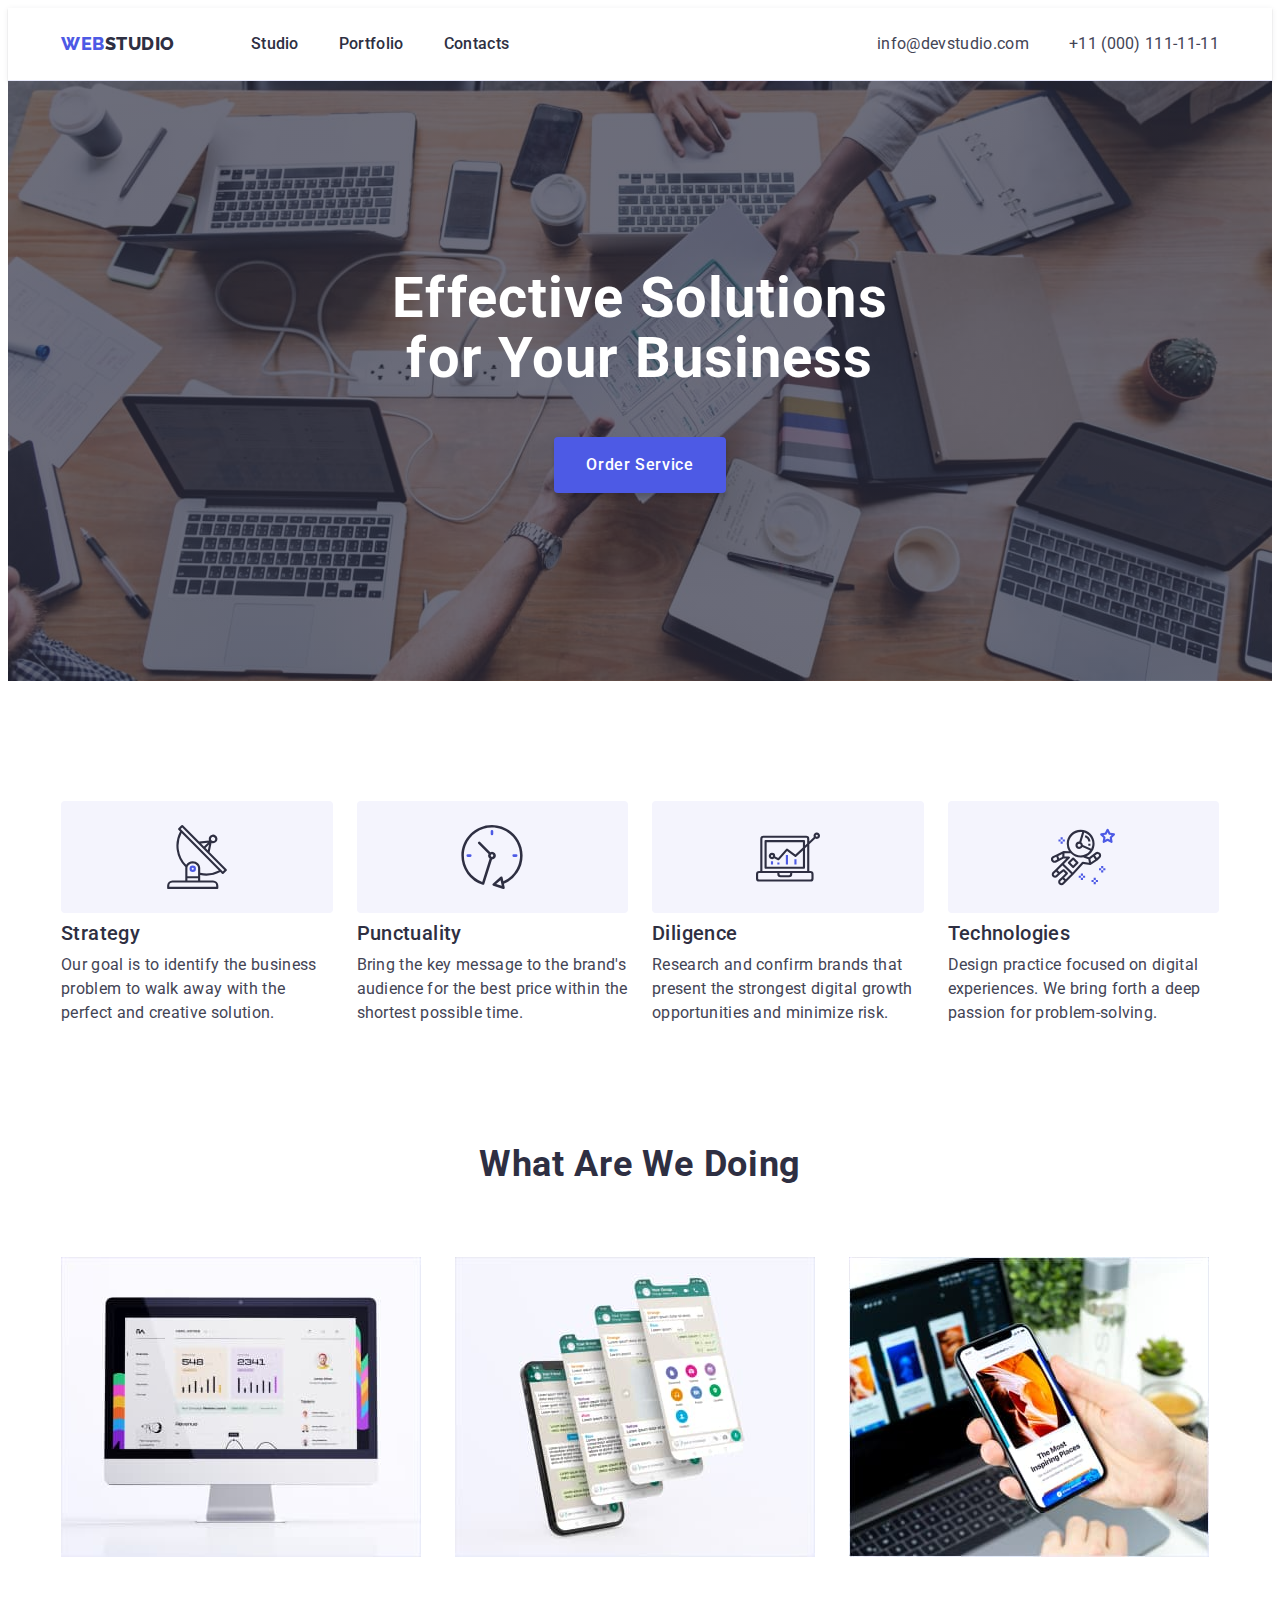
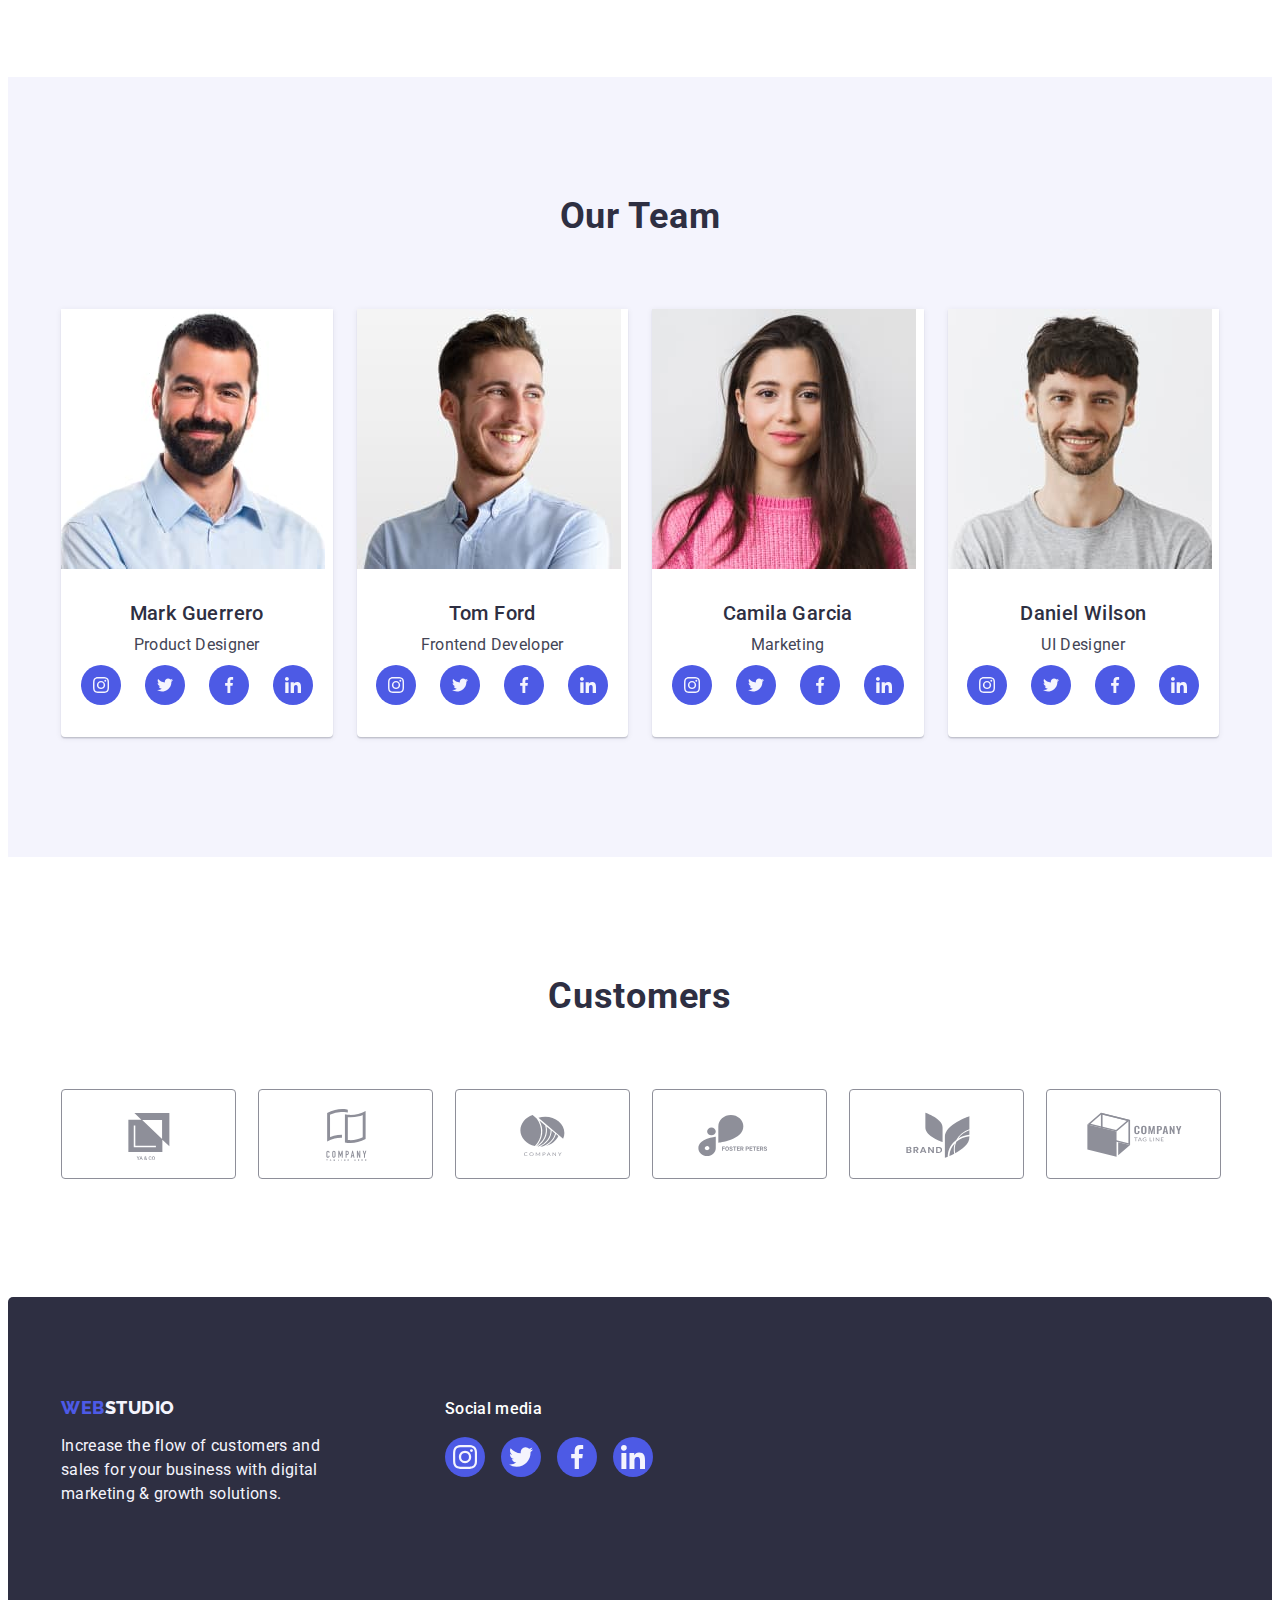
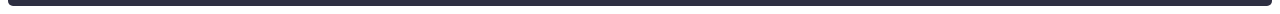
<file: index.html>
<!DOCTYPE html>
<html lang="en">

<head>
    <meta charset="UTF-8" />
    <meta http-equiv="X-UA-Compatible" content="IE=edge" />
    <meta name="viewport" content="width=device-width, initial-scale=1.0" />
    <link rel="preconnect" href="https://fonts.googleapis.com" />
    <link rel="preconnect" href="https://fonts.gstatic.com" crossorigin />
    <link
        href="https://fonts.googleapis.com/css2?family=Raleway:wght@800&family=Roboto:wght@400;500;700;900&display=swap"
        rel="stylesheet" />
    <link rel="stylesheet" href="https://cdnjs.cloudflare.com/ajax/libs/modern-normalize/2.0.0/modern-normalize.min.css"
        integrity="sha512-4xo8blKMVCiXpTaLzQSLSw3KFOVPWhm/TRtuPVc4WG6kUgjH6J03IBuG7JZPkcWMxJ5huwaBpOpnwYElP/m6wg=="
        crossorigin="anonymous" referrerpolicy="no-referrer" />
    <link rel="stylesheet" href="./css/styles.css" />
    <title>Webstudio</title>
</head>

<body>
    <header class="header">
        <div class="container container-nav">
            <nav class="navigation">
                <a href="./index.html" class="logo link logo-head">Web<span class="logo-header">Studio</span></a>
                <ul class="list sate-navigation">
                    <li><a href="./index.html" class="sate-nav link">Studio</a></li>
                    <li>
                        <a href="./portfolio.html" class="sate-nav link">Portfolio</a>
                    </li>
                    <li><a href="" class="sate-nav link">Contacts</a></li>
                </ul>
            </nav>
            <address class="address">
                <ul class="address-list list">
                    <li>
                        <a href="mailto:info@devstudio.com" class="address-link link">info@devstudio.com</a>
                    </li>
                    <li>
                        <a href="tel:+110001111111" class="address-link link">+11 (000) 111-11-11</a>
                    </li>
                </ul>
            </address>
        </div>
    </header>

    <main>
        <section class="hero">
            <div class="container container-hero">
                <h1 class="hero-title">Effective Solutions for Your Business</h1>
                <button type="button" class="button">Order Service</button>
            </div>
        </section>

        <section class="section">
            <div class="container container-strategy">
                <h2 class="visually-hidden" hidden>Features</h2>
                <ul class="list">
                    <li class="strategy-list">
                        <div class="strategy-item">
                            <svg class="strategy-icon" width="64" height="64">
                                <use href="./images/icons.svg#icon-antenna"></use>
                            </svg>
                        </div>
                        <h3 class="section-list">Strategy</h3>
                        <p class="text">
                            Our goal is to identify the business problem to walk away with the perfect and
                            creative solution.
                        </p>
                    </li>
                    <li class="strategy-list">
                        <div class="strategy-item">
                            <svg class="strategy-icon" width="64" height="64">
                                <use href="./images/icons.svg#icon-clock"></use>
                            </svg>
                        </div>
                        <h3 class="section-list">Punctuality</h3>
                        <p class="text">
                            Bring the key message to the brand's audience for the best price within the shortest
                            possible time.
                        </p>
                    </li>
                    <li class="strategy-list">
                        <div class="strategy-item">
                            <svg class="strategy-icon" width="64" height="64">
                                <use href="./images/icons.svg#icon-diagram"></use>
                            </svg>
                        </div>
                        <h3 class="section-list">Diligence</h3>
                        <p class="text">
                            Research and confirm brands that present the strongest digital growth opportunities
                            and minimize risk.
                        </p>
                    </li>
                    <li class="strategy-list">
                        <div class="strategy-item">
                            <svg class="strategy-icon" width="64" height="64">
                                <use href="./images/icons.svg#icon-astronaut"></use>
                            </svg>
                        </div>
                        <h3 class="section-list">Technologies</h3>
                        <p class="text">
                            Design practice focused on digital experiences. We bring forth a deep passion for
                            problem-solving.
                        </p>
                    </li>
                </ul>
            </div>
        </section>

        <section class="section-work">
            <div class="container container-work">
                <h2 class="section-title">What are we doing</h2>
                <ul class="list">
                    <li class="work-list">
                        <img src="./images/img1.jpg" alt="Computer" width="360" height="300" />
                    </li>
                    <li class="work-list">
                        <img src="./images/img2.jpg" alt="Application" width="360" height="300" />
                    </li>
                    <li class="work-list">
                        <img src="./images/img3.jpg" alt="Gagets" width="360" height="300" />
                    </li>
                </ul>
            </div>
        </section>

        <section class="section-cloud">
            <div class="container">
                <h2 class="section-title">Our Team</h2>
                <ul class="list">
                    <li class="cloud-list">
                        <img src="./images/Mark-Guerrero.jpg" alt="Mark Guerrero" width="264" height="260" />
                        <div class="text-team">
                            <h3 class="section-list team">Mark Guerrero</h3>
                            <p class="text team">Product Designer</p>
                            <ul class="team-soc-list list">
                                <li class="team-soc-item">
                                    <a href="" class="team-soc-link link" target="_blank" rel="noreferrer noopener">
                                        <svg class="team-soc-icon" width="16" height="16">
                                            <use href="./images/icons.svg#icon-instagram"></use>
                                        </svg>
                                    </a>
                                </li>
                                <li class="team-soc-item">
                                    <a href="" class="team-soc-link link" target="_blank" rel="noreferrer noopener">
                                        <svg class="team-soc-icon" width="16" height="16">
                                            <use href="./images/icons.svg#icon-twitter"></use>
                                        </svg>
                                    </a>
                                </li>
                                <li class="team-soc-item">
                                    <a href="" class="team-soc-link link" target="_blank" rel="noreferrer noopener">
                                        <svg class="team-soc-icon" width="16" height="16">
                                            <use href="./images/icons.svg#icon-facebook"></use>
                                        </svg>
                                    </a>
                                </li>
                                <li class="team-soc-item">
                                    <a href="" class="team-soc-link link" target="_blank" rel="noreferrer noopener">
                                        <svg class="team-soc-icon" width="16" height="16">
                                            <use href="./images/icons.svg#icon-linkedin"></use>
                                        </svg>
                                    </a>
                                </li>
                            </ul>
                        </div>
                    </li>
                    <li class="cloud-list">
                        <img src="./images/Tom-Ford.jpg" alt="Tom Ford" width="264" height="260" />
                        <div class="text-team">
                            <h3 class="section-list team">Tom Ford</h3>
                            <p class="text team">Frontend Developer</p>
                            <ul class="team-soc-list list">
                                <li class="team-soc-item">
                                    <a href="" class="team-soc-link link" target="_blank" rel="noreferrer noopener">
                                        <svg class="team-soc-icon" width="16" height="16">
                                            <use href="./images/icons.svg#icon-instagram"></use>
                                        </svg>
                                    </a>
                                </li>
                                <li class="team-soc-item">
                                    <a href="" class="team-soc-link link" target="_blank" rel="noreferrer noopener">
                                        <svg class="team-soc-icon" width="16" height="16">
                                            <use href="./images/icons.svg#icon-twitter"></use>
                                        </svg>
                                    </a>
                                </li>
                                <li class="team-soc-item">
                                    <a href="" class="team-soc-link link" target="_blank" rel="noreferrer noopener">
                                        <svg class="team-soc-icon" width="16" height="16">
                                            <use href="./images/icons.svg#icon-facebook"></use>
                                        </svg>
                                    </a>
                                </li>
                                <li class="team-soc-item">
                                    <a href="" class="team-soc-link link" target="_blank" rel="noreferrer noopener">
                                        <svg class="team-soc-icon" width="16" height="16">
                                            <use href="./images/icons.svg#icon-linkedin"></use>
                                        </svg>
                                    </a>
                                </li>
                            </ul>
                        </div>
                    </li>
                    <li class="cloud-list">
                        <img src="./images/Camila-Garcia.jpg" alt="Camila Garcia" width="264" height="260" />
                        <div class="text-team">
                            <h3 class="section-list team">Camila Garcia</h3>
                            <p class="text team">Marketing</p>
                            <ul class="team-soc-list list">
                                <li class="team-soc-item">
                                    <a href="" class="team-soc-link link" target="_blank" rel="noreferrer noopener">
                                        <svg class="team-soc-icon" width="16" height="16">
                                            <use href="./images/icons.svg#icon-instagram"></use>
                                        </svg>
                                    </a>
                                </li>
                                <li class="team-soc-item">
                                    <a href="" class="team-soc-link link" target="_blank" rel="noreferrer noopener">
                                        <svg class="team-soc-icon" width="16" height="16">
                                            <use href="./images/icons.svg#icon-twitter"></use>
                                        </svg>
                                    </a>
                                </li>
                                <li class="team-soc-item">
                                    <a href="" class="team-soc-link link" target="_blank" rel="noreferrer noopener">
                                        <svg class="team-soc-icon" width="16" height="16">
                                            <use href="./images/icons.svg#icon-facebook"></use>
                                        </svg>
                                    </a>
                                </li>
                                <li class="team-soc-item">
                                    <a href="" class="team-soc-link link" target="_blank" rel="noreferrer noopener">
                                        <svg class="team-soc-icon" width="16" height="16">
                                            <use href="./images/icons.svg#icon-linkedin"></use>
                                        </svg>
                                    </a>
                                </li>
                            </ul>
                        </div>
                    </li>
                    <li class="cloud-list">
                        <img src="./images/Daniel-Wilson.jpg" alt="Daniel Wilson" width="264" height="260" />
                        <div class="text-team">
                            <h3 class="section-list team">Daniel Wilson</h3>
                            <p class="text team">UI Designer</p>
                            <ul class="team-soc-list list">
                                <li class="team-soc-item">
                                    <a href="" class="team-soc-link link" target="_blank" rel="noreferrer noopener">
                                        <svg class="team-soc-icon" width="16" height="16">
                                            <use href="./images/icons.svg#icon-instagram"></use>
                                        </svg>
                                    </a>
                                </li>
                                <li class="team-soc-item">
                                    <a href="" class="team-soc-link link" target="_blank" rel="noreferrer noopener">
                                        <svg class="team-soc-icon" width="16" height="16">
                                            <use href="./images/icons.svg#icon-twitter"></use>
                                        </svg>
                                    </a>
                                </li>
                                <li class="team-soc-item">
                                    <a href="" class="team-soc-link link" target="_blank" rel="noreferrer noopener">
                                        <svg class="team-soc-icon" width="16" height="16">
                                            <use href="./images/icons.svg#icon-facebook"></use>
                                        </svg>
                                    </a>
                                </li>
                                <li class="team-soc-item">
                                    <a href="" class="team-soc-link link" target="_blank" rel="0noreferrer noopener">
                                        <svg class="team-soc-icon" width="16" height="16">
                                            <use href="./images/icons.svg#icon-linkedin"></use>
                                        </svg>
                                    </a>
                                </li>
                            </ul>
                        </div>
                    </li>
                </ul>
            </div>
        </section>

        <section class="section">
            <div class="container">
                <h2 class="section-title">Customers</h2>
                <ul class="list customers-list">
                    <li class="customers-item">
                        <a href="" class="customers-link link" target="_blank" rel="noreferrer noopener">
                            <svg class="customers-icon" width="104" height="56">
                                <use href="./images/icons.svg#icon-ya-co"></use>
                            </svg>
                        </a>
                    </li>
                    <li class="customers-item">
                        <a href="" class="customers-link link" target="_blank" rel="noreferrer noopener">
                            <svg class="customers-icon" width="104" height="56">
                                <use href="./images/icons.svg#icon-tag-line-here"></use>
                            </svg>
                        </a>
                    </li>
                    <li class="customers-item">
                        <a href="" class="customers-link link" target="_blank" rel="noreferrer noopener">
                            <svg class="customers-icon" width="104" height="56">
                                <use href="./images/icons.svg#icon-company"></use>
                            </svg>
                        </a>
                    </li>
                    <li class="customers-item">
                        <a href="" class="customers-link link" target="_blank" rel="noreferrer noopener">
                            <svg class="customers-icon" width="104" height="56">
                                <use href="./images/icons.svg#icon-foster-peters"></use>
                            </svg>
                        </a>
                    </li>
                    <li class="customers-item">
                        <a href="" class="customers-link link" target="_blank" rel="noreferrer noopener">
                            <svg class="customers-icon" width="104" height="56">
                                <use href="./images/icons.svg#icon-brand"></use>
                            </svg>
                        </a>
                    </li>
                    <li class="customers-item">
                        <a href="" class="customers-link link" target="_blank" rel="noreferrer noopener">
                            <svg class="customers-icon" width="104" height="56">
                                <use href="./images/icons.svg#icon-tag-line"></use>
                            </svg>
                        </a>
                    </li>
                </ul>
            </div>
        </section>
    </main>

    <footer class="footer">
        <div class="container container-footer">
            <div class="footer-logo">
                <a href="./index.html" class="logo link logo-foot">Web<span class="logo-footer">Studio</span></a>
                <p class="footer-text">
                    Increase the flow of customers and sales for your business with digital marketing &
                    growth solutions.
                </p>
            </div>
            <div class="footer-social">
                <p class="footer-social-text">Social media</p>
                <ul class="footer-soc-list list">
                    <li class="team-soc-item">
                        <a href="" class="footer-soc-link link" target="_blank" rel="noreferrer noopener">
                            <svg class="footer-soc-icon" width="24" height="24">
                                <use href="./images/icons.svg#icon-instagram"></use>
                            </svg>
                        </a>
                    </li>
                    <li class="team-soc-item">
                        <a href="" class="footer-soc-link link" target="_blank" rel="noreferrer noopener">
                            <svg class="footer-soc-icon" width="24" height="24">
                                <use href="./images/icons.svg#icon-twitter"></use>
                            </svg>
                        </a>
                    </li>
                    <li class="team-soc-item">
                        <a href="" class="footer-soc-link link" target="_blank" rel="noreferrer noopener">
                            <svg class="footer-soc-icon" width="24" height="24">
                                <use href="./images/icons.svg#icon-facebook"></use>
                            </svg>
                        </a>
                    </li>
                    <li class="team-soc-item">
                        <a href="" class="footer-soc-link link" target="_blank" rel="noreferrer noopener">
                            <svg class="footer-soc-icon" width="24" height="24">
                                <use href="./images/icons.svg#icon-linkedin"></use>
                            </svg>
                        </a>
                    </li>
                </ul>
            </div>
        </div>
    </footer>
</body>

</html>
</file>
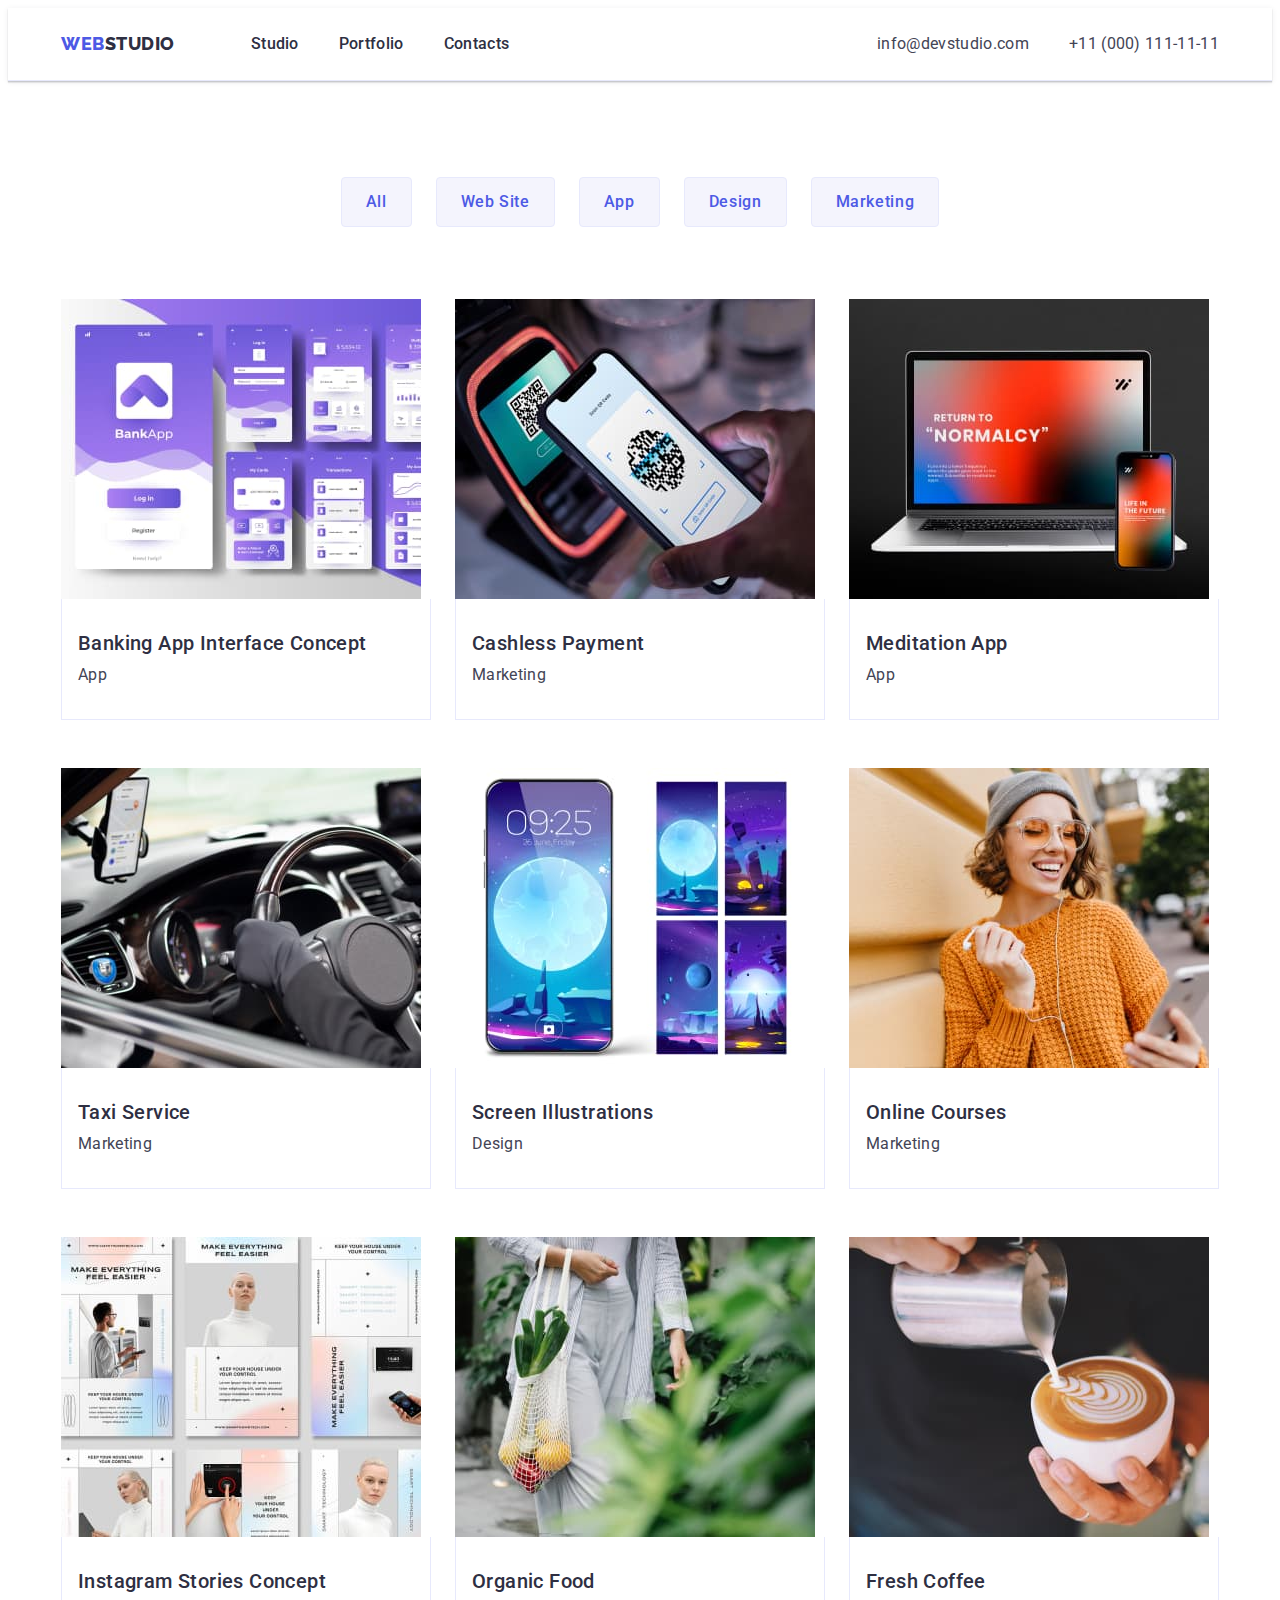
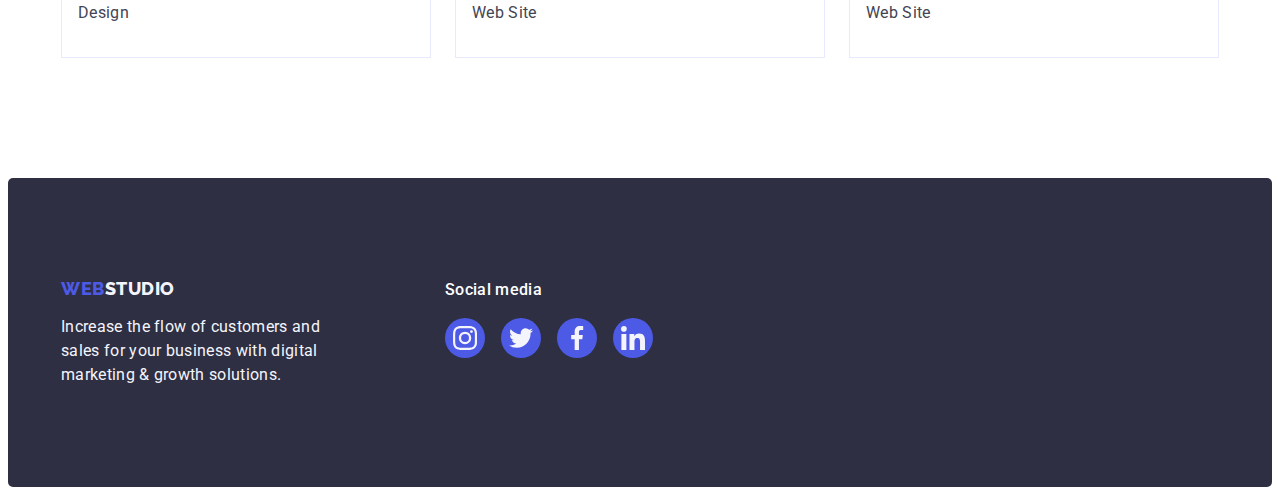
<file: portfolio.html>
<!DOCTYPE html>
<html lang="en">

<head>
    <meta charset="UTF-8" />
    <meta http-equiv="X-UA-Compatible" content="IE=edge" />
    <meta name="viewport" content="width=device-width, initial-scale=1.0" />
    <link rel="preconnect" href="https://fonts.googleapis.com" />
    <link rel="preconnect" href="https://fonts.gstatic.com" crossorigin />
    <link
        href="https://fonts.googleapis.com/css2?family=Raleway:wght@800&family=Roboto:wght@400;500;700;900&display=swap"
        rel="stylesheet" />
    <link rel="stylesheet" href="https://cdnjs.cloudflare.com/ajax/libs/modern-normalize/2.0.0/modern-normalize.min.css"
        integrity="sha512-4xo8blKMVCiXpTaLzQSLSw3KFOVPWhm/TRtuPVc4WG6kUgjH6J03IBuG7JZPkcWMxJ5huwaBpOpnwYElP/m6wg=="
        crossorigin="anonymous" referrerpolicy="no-referrer" />
    <link rel="stylesheet" href="./css/styles.css" />
    <title>Portfolio</title>
</head>

<body>
    <header class="header">
        <div class="container container-nav">
            <nav class="navigation">
                <a href="./index.html" class="logo link logo-head">Web<span class="logo-header">Studio</span></a>
                <ul class="list sate-navigation">
                    <li><a href="./index.html" class="sate-nav link">Studio</a></li>
                    <li>
                        <a href="./portfolio.html" class="sate-nav link">Portfolio</a>
                    </li>
                    <li><a href="" class="sate-nav link">Contacts</a></li>
                </ul>
            </nav>
            <address class="address">
                <ul class="address-list list">
                    <li>
                        <a href="mailto:info@devstudio.com" class="address-link link">info@devstudio.com</a>
                    </li>
                    <li>
                        <a href="tel:+110001111111" class="address-link link">+11 (000) 111-11-11</a>
                    </li>
                </ul>
            </address>
        </div>
    </header>
    <main>
        <section class="section-portfolio">
            <div class="container">
                <h1 class="visually-hidden" hidden>Works filter</h1>
                <ul class="list button-list">
                    <li><button type="button" class="button-portfolio">All</button></li>
                    <li><button type="button" class="button-portfolio">Web Site</button></li>
                    <li><button type="button" class="button-portfolio">App</button></li>
                    <li><button type="button" class="button-portfolio">Design</button></li>
                    <li><button type="button" class="button-portfolio">Marketing</button></li>
                </ul>
                <ul class="list gallery-list">
                    <li class="image link">
                        <a class="image-link link" href="">
                            <img src="./images/portfolio-img-1.jpg" alt="Banking App Interface Concept" width="360"
                                height="300" />
                            <div class="gallery-text">
                                <h2 class="section-list">Banking App Interface Concept</h2>
                                <p class="text">App</p>
                            </div>
                        </a>
                    </li>
                    <li class="image link">
                        <a class="image-link link" href="">
                            <img src="./images/portfolio-img-2.jpg" alt="Cashless Payment" width="360" height="300" />
                            <div class="gallery-text">
                                <h2 class="section-list">Cashless Payment</h2>
                                <p class="text">Marketing</p>
                            </div>
                        </a>
                    </li>
                    <li class="image link">
                        <a class="image-link link" href="">
                            <img src="./images/portfolio-img-3.jpg" alt="Meditation App" width="360" height="300" />
                            <div class="gallery-text">
                                <h2 class="section-list">Meditation App</h2>
                                <p class="text">App</p>
                            </div>
                        </a>
                    </li>
                    <li class="image link">
                        <a class="image-link link" href="">
                            <img src="./images/portfolio-img-4.jpg" alt="Taxi Service" width="360" height="300" />
                            <div class="gallery-text">
                                <h2 class="section-list">Taxi Service</h2>
                                <p class="text">Marketing</p>
                            </div>
                        </a>
                    </li>
                    <li class="image link">
                        <a class="image-link link" href="">
                            <img src="./images/portfolio-img-5.jpg" alt="Screen Illustrations" width="360" height="300" />
                            <div class="gallery-text">
                                <h2 class="section-list">Screen Illustrations</h2>
                                <p class="text">Design</p>
                            </div>
                        </a>
                    </li>
                    <li class="image link">
                        <a class="image-link link" href="">
                            <img src="./images/portfolio-img-6.jpg" alt="Online Courses" width="360" height="300" />
                            <div class="gallery-text">
                                <h2 class="section-list">Online Courses</h2>
                                <p class="text">Marketing</p>
                            </div>
                        </a>
                    </li>
                    <li class="image link">
                        <a class="image-link link" href="">
                            <img src="./images/portfolio-img-7.jpg" alt="Instagram Stories Concept" width="360"
                                height="300" />
                            <div class="gallery-text">
                                <h2 class="section-list">Instagram Stories Concept</h2>
                                <p class="text">Design</p>
                            </div>
                        </a>
                    </li>
                    <li class="image link">
                        <a class="image-link link" href="">
                            <img src="./images/portfolio-img-8.jpg" alt="Organic Food" width="360" height="300" />
                            <div class="gallery-text">
                                <h2 class="section-list">Organic Food</h2>
                                <p class="text">Web Site</p>
                            </div>
                        </a>
                    </li>
                    <li class="image link">
                        <a class="image-link link" href="">
                            <img src="./images/portfolio-img-9.jpg" alt="Fresh Coffee" width="360" height="300" />
                            <div class="gallery-text">
                                <h2 class="section-list">Fresh Coffee</h2>
                                <p class="text">Web Site</p>
                            </div>
                        </a>
                    </li>
                </ul>
            </div>
        </section>
    </main>

<footer class="footer">
    <div class="container container-footer">
        <div class="footer-logo">
            <a href="./index.html" class="logo link logo-foot">Web<span class="logo-footer">Studio</span></a>
            <p class="footer-text">
                Increase the flow of customers and sales for your business with digital marketing &
                growth solutions.
            </p>
        </div>
        <div class="footer-social">
            <p class="footer-social-text">Social media</p>
            <ul class="footer-soc-list list">
                <li class="team-soc-item">
                    <a href="" class="footer-soc-link link" target="_blank" rel="noreferrer noopener">
                        <svg class="footer-soc-icon" width="24" height="24">
                            <use href="./images/icons.svg#icon-instagram"></use>
                        </svg>
                    </a>
                </li>
                <li class="team-soc-item">
                    <a href="" class="footer-soc-link link" target="_blank" rel="noreferrer noopener">
                        <svg class="footer-soc-icon" width="24" height="24">
                            <use href="./images/icons.svg#icon-twitter"></use>
                        </svg>
                    </a>
                </li>
                <li class="team-soc-item">
                    <a href="" class="footer-soc-link link" target="_blank" rel="noreferrer noopener">
                        <svg class="footer-soc-icon" width="24" height="24">
                            <use href="./images/icons.svg#icon-facebook"></use>
                        </svg>
                    </a>
                </li>
                <li class="team-soc-item">
                    <a href="" class="footer-soc-link link" target="_blank" rel="noreferrer noopener">
                        <svg class="footer-soc-icon" width="24" height="24">
                            <use href="./images/icons.svg#icon-linkedin"></use>
                        </svg>
                    </a>
                </li>
            </ul>
        </div>
    </div>
</footer>
</body>

</html>
</file>
<file: css/styles.css>
:root {
    --header-color: #2e2f42;
    --link-color: #4d5ae5;
    --text-color: #434455;
    --cloud-footer-color: #f4f4fd;
    --hero-bkgrd-color: #ffffff;
    --hover-color: #404bbf;
    --border-color: #e7e9fc;
    --hover-soc: #31d0aa;
    --customers-icon: #8e8f99;
    --primary-font: 'Roboto', sans-serif;
    --secondary-font: 'Raleway', sans-serif;
}

p,
h1,
h2,
h3,
h4,
h5,
h6 {
    margin: 0;
}

ul,
ol {
    margin: 0;
    padding: 0;
}

img {
    display: block;
    max-width: 100%;
    height: auto;
}

body {
    font-family: var(--primary-font);
    background-color: var(--hero-bkgrd-color);
    color: var(--text-color);
}

.container {
    width: 1158px;
    padding: 0 15px;
    margin: 0 auto;
}

.list {
    list-style: none;
    display: flex;
    gap: 24px;
}

.logo {
    font-family: var(--secondary-font);
    font-weight: 800;
    font-size: 18px;
    line-height: 1.17;
    letter-spacing: 0.03em;
    text-transform: uppercase;
    color: var(--link-color);
}

.visually-hidden {
    position: absolute;
    width: 1px;
    height: 1px;
    margin: -1px;
    border: 0;
    padding: 0;
    white-space: nowrap;
    clip-path: inset(100%);
    clip: rect(0 0 0 0);
    overflow: hidden;
}

.link {
    text-decoration: none;
}

.section {
    padding-top: 120px;
    padding-bottom: 120px;
}

/*------------- Header -------------*/

.logo-head {
    margin-right: 76px;
}

.logo-header {
    color: var(--header-color);
}

.header {
    border-bottom: 1px solid var(--border-color);
    box-shadow: 0px 2px 1px rgba(46, 47, 66, 0.08), 0px 1px 1px rgba(46, 47, 66, 0.16),
        0px 1px 6px rgba(46, 47, 66, 0.08);
}

.container-nav {
    display: flex;
}

.navigation {
    display: flex;
    align-items: center;
}

.sate-nav .link:hover,
.sate-nav .link:focus,
.address .link:hover,
.address .link:focus {
    color: var(--hover-color);
}

.sate-navigation {
    display: flex;
    gap: 40px;
}

.sate-nav {
    font-weight: 500;
    line-height: 1.5;
    letter-spacing: 0.02em;
    color: var(--header-color);
    padding: 24px 0;
}

.address {
    display: flex;
    margin-left: auto;
    align-items: center;
    padding: 24px 0;
}

.address-list {
    gap: 40px;
}

.address-link {
    line-height: 1.5;
    letter-spacing: 0.02em;
    color: var(--text-color);
    font-style: normal;
    color: var(--text-color);
}

/*------------- Hero -------------*/

.hero {
    background: var(--header-color);
    padding: 188px 0;
    max-width: 1440px;
    max-height: 600px;
    margin: 0 auto;
    background-image: linear-gradient(rgba(46, 47, 66, 0.7), rgba(46, 47, 66, 0.7)),
        url(../images/people-office.jpg);
    background-repeat: no-repeat;
    background-position: center;
    background-size: cover;
}

.container-hero {
    align-items: center;
    display: flex;
    flex-direction: column;
}

.hero-title {
    font-size: 56px;
    line-height: 60px;
    text-align: center;
    letter-spacing: 0.02em;
    line-height: 1.07;
    color: var(--hero-bkgrd-color);
    margin-bottom: 48px;
    max-width: 496px;
}

.button {
    font-family: var(--primary-font);
    font-weight: 500;
    font-size: 16px;
    line-height: 1.5;
    letter-spacing: 0.04em;
    color: var(--hero-bkgrd-color);
    background-color: var(--link-color);
    cursor: pointer;
    box-shadow: 0px 4px 4px rgba(0, 0, 0, 0.15);
    border-radius: 4px;
    padding: 16px 32px;
    min-width: 169px;
    height: 56px;
    border: none;
}

.button:hover,
.button:focus {
    background-color: var(--hover-color);
}

/*------------- Strategy -------------*/

.strategy-list {
    width: calc((100% - 3 * 24px) / 4);
}

.strategy-item {
    width: 100%;
    height: 112px;
    background-color: var(--cloud-footer-color);
    border-radius: 4px;
    display: flex;
    justify-content: center;
    align-items: center;
    margin-bottom: 8px;
}

.strategy-icon {
    width: 64px;
    height: 64px;
}

.container-work {
    display: flex;
    flex-direction: column;
}

/*------------- Work -------------*/

.section-work {
    padding-bottom: 120px;
}

.section-title {
    font-size: 36px;
    line-height: 1.11;
    text-align: center;
    letter-spacing: 0.02em;
    text-transform: capitalize;
    color: var(--header-color);
    margin-bottom: 72px;
}

.work-list {
    width: calc((100% - 2 * 24px) / 3);
}

/*------------- Cloud -------------*/

.section-cloud {
    padding: 120px 0;
    background: var(--cloud-footer-color);
}

.cloud-list {
    background-color: var(--hero-bkgrd-color);
    width: calc((100% - 3 * 24px) / 4);
    border-radius: 0px 0px 4px 4px;
    box-shadow: 0px 1px 6px rgba(46, 47, 66, 0.08), 0px 1px 1px rgba(46, 47, 66, 0.16),
        0px 2px 1px rgba(46, 47, 66, 0.08);
}

.section-list {
    font-weight: 500;
    font-size: 20px;
    line-height: 1.2;
    letter-spacing: 0.02em;
    color: var(--header-color);
    margin-bottom: 8px;
}

.text-team {
    padding: 32px 16px;
}

.text {
    color: var(--text-color);
    line-height: 1.5;
    letter-spacing: 0.02em;
}

.team {
    text-align: center;
}

.team-soc-list {
    display: flex;
    justify-content: center;
    gap: 24px;
    margin-top: 8px;
}

.team-soc-item {
    width: 40px;
    height: 40px;
}

.team-soc-link {
    width: 100%;
    height: 100%;
    border-radius: 50%;
    display: flex;
    background-color: var(--link-color);
    align-items: center;
    justify-content: center;
}

.team-soc-link:hover,
.team-soc-link:focus {
    background-color: var(--hover-color);
}

.team-soc-icon {
    width: 16px;
    height: 16px;
    fill: var(--cloud-footer-color);
}

/*------------- Cestomers -------------*/

.customers-list {
    display: flex;
}

.customers-item {
    width: calc((100% - 5 * 24px) / 6);
    height: 88px;
}

.customers-link {
    width: 100%;
    height: 100%;
    color: var(--customers-icon);
    border: 1px solid var(--customers-icon);
    border-radius: 4px;
    display: flex;
    align-items: center;
    justify-content: center;
}

.customers-link:hover,
.customers-link:focus {
    border-color: var(--hover-color);
    color: var(--hover-color);
}

.customers-icon {
    width: 104px;
    height: 56px;
    fill: currentColor;
}

/*------------- Footer -------------*/

.footer {
    background: var(--header-color);
    padding-top: 100px;
    padding-bottom: 100px;
    border-radius: 5px;
    display: flex;
    align-items: center;
    justify-content: center;
}

.container-footer {
    display: flex;
    align-items: baseline;
}

.footer-logo {
    margin-right: 120px;
}

.logo-footer {
    color: var(--cloud-footer-color);
}

.logo-foot {
    display: inline-block;
    margin-bottom: 16px;
}

.footer-text {
    color: var(--cloud-footer-color);
    max-width: 264px;
    letter-spacing: 0.02em;
    line-height: 1.5;
}

.footer-social-text {
    color: var(--hero-bkgrd-color);
    font-weight: 500;
    letter-spacing: 0.02em;
    line-height: 1.5;
    margin-bottom: 16px;
}

.footer-soc-list.list {
    gap: 16px;
}

.footer-soc-link {
    width: 100%;
    height: 100%;
    border-radius: 50%;
    display: flex;
    background-color: var(--link-color);
    align-items: center;
    justify-content: center;
}

.footer-soc-link:hover,
.footer-soc-link:focus {
    background-color: var(--hover-soc);
}

.footer-soc-icon {
    width: 24px;
    height: 24px;
    fill: var(--cloud-footer-color);
}

/*------------- Portfolio main -------------*/

.section-portfolio {
    padding-top: 96px;
    padding-bottom: 120px;
}

.button-list {
    margin-bottom: 72px;
    justify-content: center;
}

.button-portfolio {
    font-family: var(--primary-font);
    font-weight: 500;
    font-size: 16px;
    line-height: 1.5;
    letter-spacing: 0.04em;
    color: var(--link-color);
    background-color: var(--cloud-footer-color);
    cursor: pointer;
    border: 1px solid var(--border-color);
    border-radius: 4px;
    align-items: center;
    padding: 12px 24px;
}

.button-portfolio:hover,
.button-portfolio:focus {
    color: var(--hero-bkgrd-color);
    background-color: var(--hover-color);
    border: 1px solid transparent;
    box-shadow: 0px 3px 1px rgba(0, 0, 0, 0.1), 0px 2px 1px rgba(0, 0, 0, 0.08),
        0px 2px 2px rgba(0, 0, 0, 0.12);
}

.gallery-list {
    flex-wrap: wrap;
    row-gap: 48px;
}

.image {
    width: calc((100% - 2 * 24px) / 3);
}

.image-link {
    display: block;
}

.image-link:focus,
.image-link:hover {
    box-shadow: 0px 1px 6px rgba(46, 47, 66, 0.08), 0px 1px 1px rgba(46, 47, 66, 0.16),
        0px 2px 1px rgba(46, 47, 66, 0.08);
}

.gallery-text {
    padding: 32px 16px;
    border: 1px solid var(--border-color);
    border-top: none;
}
</file>
